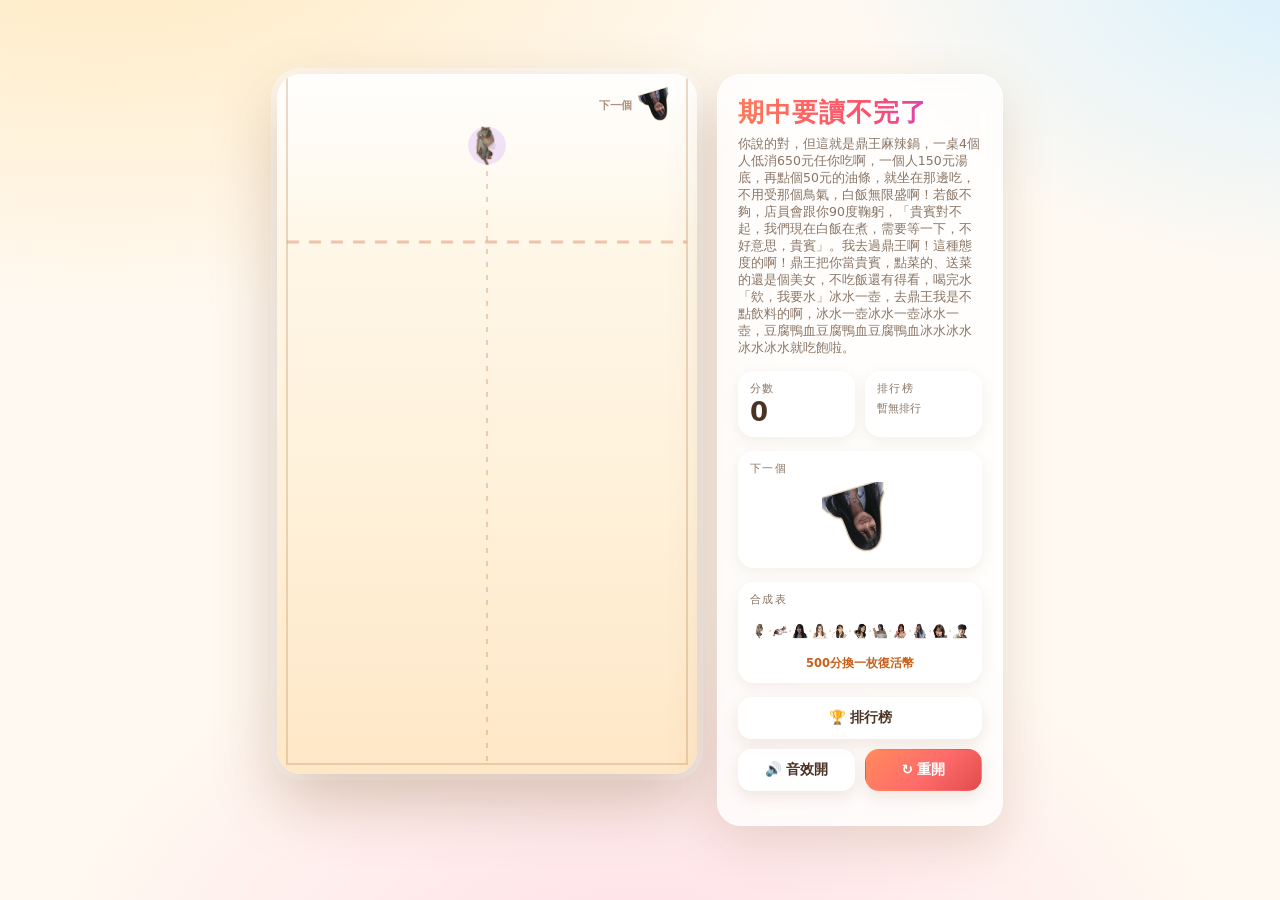
<file: BigNaiWa/v1/index.html>
<!DOCTYPE html>
<html lang="zh-Hant">
<head>
<meta charset="utf-8">
<meta name="viewport" content="width=device-width, initial-scale=1, maximum-scale=1, user-scalable=no, viewport-fit=cover">
<meta name="theme-color" content="#fff3e0">
<meta name="mobile-web-app-capable" content="yes">
<meta name="apple-mobile-web-app-capable" content="yes">
<meta name="apple-mobile-web-app-status-bar-style" content="default">
<meta name="apple-mobile-web-app-title" content="期中要讀不完了">
<meta name="description" content="期中要讀不完了 · 純前端小遊戲：拖動瞄準、鬆手投放，相同的撞在一起合成更大的一隻。">

<title>期中要讀不完了</title>
<link rel="stylesheet" href="style.css">
</head>
<body>

<main class="app">

  <!-- ===== 遊戲區 ===== -->
  <section class="stage" id="stage">
    <canvas id="game" aria-label="合成大奶娃遊戲區"></canvas>

    <!-- 復活幣：浮在棋盤左上角。
         刻意不放進頂部資訊條 —— 手機上面板是橫向 flex，
         多一個卡片會把「分數 / 最高分」擠到 52px 寬還折行（實測面板從 66px 漲到 102px）。
         這裡 pointer-events 關掉，永遠不會擋住投放。 -->
    <div class="revive-chip" id="reviveBadge" hidden>
      <span class="revive-chip-ico" aria-hidden="true">🪙</span><span id="reviveCount">×0</span>
    </div>

    <div class="overlay" id="overlay">
      <div class="dialog">

        <!-- ===== 越線第一屏：有復活幣時才出現 ===== -->
        <div class="revive-ask" id="revivePrompt" hidden>
          <div class="dialog-emoji">😵</div>
          <h2>還能再救一下</h2>
          <p class="dialog-score">本局得分 <strong id="reviveScore">0</strong></p>
          <p class="revive-hint">清除畫面中所有 1 / 2 / 3 級水果，然後繼續玩</p>
          <div class="dialog-actions">
            <button class="btn" id="giveUpBtn" type="button">不了，結束吧</button>
            <button class="btn btn-revive" id="reviveBtn" type="button">🪙 用一枚復活幣</button>
          </div>
          <p class="dialog-hint" id="reviveLeft">還剩 1 枚</p>
        </div>

        <!-- ===== 第二屏：正式結算 ===== -->
        <div id="overPanel">
          <div class="dialog-emoji">🍉</div>
          <h2 id="overTitle">遊戲結束</h2>
          <p class="dialog-score">本局得分 <strong id="finalScore">0</strong></p>
          <p class="dialog-best">最高分 <span id="finalBest">0</span></p>

          <div class="submit-box" id="submitBox">
            <p class="submit-msg" id="submitMsg">正在結算…</p>
            <p class="my-name">暱稱：<strong id="myNameLabel">預設用戶</strong>
              <button class="link-btn" id="editNameBtn" type="button">改暱稱</button>
            </p>
            <button class="btn" id="submitBtn" type="button" hidden>重試提交</button>
          </div>

          <div class="dialog-actions">
            <button class="btn" id="boardBtn2" type="button">🏆 排行榜</button>
            <button class="btn btn-primary" id="restartBtn" type="button">再來一局</button>
          </div>
          <p class="dialog-hint">按 R 鍵也可重新開始</p>
        </div>

      </div>
    </div>
  </section>

  <!-- ===== 側邊面板 ===== -->
  <aside class="panel">

    <header class="panel-head">
      <h1>期中要讀不完了</h1>
      <p class="subtitle">你說的對，但這就是鼎王麻辣鍋，一桌4個人低消650元任你吃啊，一個人150元湯底，再點個50元的油條，就坐在那邊吃，不用受那個鳥氣，白飯無限盛啊！若飯不夠，店員會跟你90度鞠躬，「貴賓對不起，我們現在白飯在煮，需要等一下，不好意思，貴賓」。我去過鼎王啊！這種態度的啊！鼎王把你當貴賓，點菜的、送菜的還是個美女，不吃飯還有得看，喝完水「欸，我要水」冰水一壺，去鼎王我是不點飲料的啊，冰水一壺冰水一壺冰水一壺，豆腐鴨血豆腐鴨血豆腐鴨血冰水冰水冰水冰水就吃飽啦。</p>
    </header>

    <div class="stats">
      <div class="stat">
        <span class="stat-label">分數</span>
        <strong class="stat-value" id="score">0</strong>
      </div>
      <div class="stat">
        <span class="stat-label">排行榜</span>
        <div class="stat-value stat-best" id="best"></div>
      </div>
    </div>

    <div class="next-box">
      <span class="box-label">下一個</span>
      <canvas id="next" width="160" height="160" aria-label="下一個"></canvas>
    </div>

    <div class="chain-box">
      <span class="box-label">合成表</span>
      <canvas id="chain" width="680" height="112" aria-label="合成順序"></canvas>
      <p class="chain-note"><strong>500分換一枚復活幣</strong></p>
    </div>

    <div class="actions">
      <button class="btn btn-wide" id="boardBtn" type="button">
        <span class="ico">🏆</span><span class="lbl">排行榜</span>
      </button>
      <button class="btn" id="soundBtn" type="button" aria-pressed="true">
        <span class="ico">🔊</span><span class="lbl">音效開</span>
      </button>
      <button class="btn btn-primary" id="resetBtn" type="button" title="重新開始">
        <span class="ico">↻</span><span class="lbl">重開</span>
      </button>
    </div>

    <p class="tips"></p>

  </aside>

</main>

<!-- ===== 排行榜彈窗 ===== -->
<div class="modal" id="boardModal" aria-hidden="true" role="dialog" aria-label="排行榜">
  <div class="modal-card">
    <header class="modal-head">
      <h2>🏆 最近高手榜</h2>
      <button class="icon-btn" id="boardClose" type="button" aria-label="關閉">✕</button>
    </header>
    <div class="nick-row">
      <label class="nick-label" for="nickInput">我的暱稱</label>
      <input class="nick-input" id="nickInput" type="text" maxlength="12"
             placeholder="預設用戶" autocomplete="nickname" enterkeyhint="done">
    </div>
    <div class="board-list" id="boardList"></div>
    <footer class="modal-foot">
      <span class="board-note">只取最近 20 次提交，成績會被後來的人擠下去</span>
      <button class="btn" id="boardRefresh" type="button">重新整理</button>
    </footer>
  </div>
</div>

<!-- 碰撞形狀資料（按貼圖輪廓自動生成，由 tools/build_parts.py 產出） -->
<script>
  document.write('<script src="assets/fruits/parts.js?v=' + Date.now() + '"><\/script>');
  document.write('<script src="assets/fruits/blur.js?v=' + Date.now() + '"><\/script>');
  document.write('<script src="game.js?v=' + Date.now() + '"><\/script>');
  document.write('<script src="leaderboard.min.js?v=' + Date.now() + '"><\/script>');
</script>
</body>
</html>
</file>
<file: BigNaiWa/v1/style.css>
/* ============================================================
   合成大奶娃 · 样式表
   ============================================================ */

:root {
  --ink:        #4a3325;
  --ink-soft:   #8a7566;
  --cream:      #fff7ec;
  --brand:      #ff6b6b;
  --brand-dark: #e14b4b;
  --card:       rgba(255, 255, 255, .74);
  --shadow:     0 18px 50px rgba(126, 84, 44, .18);

  /* 手机浏览器地址栏会吃掉 vh，dvh 更准；不支持的浏览器自动退回 vh */
  --vh:         100vh;
  --safe-t:     env(safe-area-inset-top, 0px);
  --safe-b:     env(safe-area-inset-bottom, 0px);
  --safe-l:     env(safe-area-inset-left, 0px);
  --safe-r:     env(safe-area-inset-right, 0px);
}

@supports (height: 100dvh) {
  :root { --vh: 100dvh; }
}

* { box-sizing: border-box; }

/* hidden 属性必须真的隐藏。
   浏览器默认只给 [hidden] { display: none }（权重 0,1,0），
   一旦某个类也写了 display（比如 .revive-chip { display: inline-flex }），
   同权重、后写的赢 —— hidden 就静默失效了，元素还挂在那儿。 */
[hidden] { display: none !important; }

html, body {
  height: 100%;
  overscroll-behavior: none;   /* 禁掉下拉刷新 / 橡皮筋 */
}

body {
  margin: 0;
  padding: 16px;
  color: var(--ink);
  font-family: "PingFang SC", "Hiragino Sans GB", "Microsoft YaHei",
               system-ui, -apple-system, "Segoe UI", Roboto, sans-serif;
  background:
    radial-gradient(1200px 700px at 8% -12%,  #ffe9bd 0%, transparent 60%),
    radial-gradient(900px 600px at 104% -6%,  #d5f0ff 0%, transparent 55%),
    radial-gradient(1000px 780px at 50% 118%, #ffdbe6 0%, transparent 62%),
    #fff9f1;
  display: grid;
  place-items: center;
  overflow: hidden;
  touch-action: manipulation;          /* 干掉双击缩放 */
  -webkit-tap-highlight-color: transparent;
  -webkit-text-size-adjust: 100%;
}

/* ---------------- 布局 ---------------- */

.app {
  display: flex;
  align-items: stretch;
  gap: 20px;
  max-height: 100%;
}

/* ---------------- 游戏区 ---------------- */

.stage {
  position: relative;
  height: min(86vh, 700px);
  aspect-ratio: 420 / 700;
  flex: 0 0 auto;
  border-radius: 24px;
  background: #fff3df;
  overflow: hidden;
  cursor: pointer;
  user-select: none;
  touch-action: none;
  box-shadow:
    0 26px 64px rgba(122, 80, 40, .30),
    0 0 0 1px rgba(255, 255, 255, .7) inset,
    0 0 0 6px rgba(255, 255, 255, .55);
}

.stage:active { cursor: grabbing; }

#game {
  display: block;
  width: 100%;
  height: 100%;
}

/* ---------------- 结束遮罩 ---------------- */

.overlay {
  position: absolute;
  inset: 0;
  display: grid;
  place-items: center;
  padding: 24px;
  background: rgba(70, 42, 24, .5);
  backdrop-filter: blur(7px);
  -webkit-backdrop-filter: blur(7px);
  opacity: 0;
  pointer-events: none;
  transition: opacity .28s ease;
}

.overlay.show {
  opacity: 1;
  pointer-events: auto;
}

.dialog {
  width: 100%;
  padding: 26px 22px;
  border-radius: 22px;
  text-align: center;
  background: rgba(255, 252, 246, .96);
  box-shadow: 0 20px 46px rgba(60, 32, 12, .32);
  transform: translateY(14px) scale(.96);
  transition: transform .32s cubic-bezier(.2, .9, .3, 1.4);
}

.overlay.show .dialog { transform: none; }

.dialog-emoji {
  font-size: 46px;
  line-height: 1;
  margin-bottom: 6px;
}

.dialog h2 {
  margin: 0 0 12px;
  font-size: 24px;
  letter-spacing: .06em;
}

.dialog-score {
  margin: 0 0 4px;
  font-size: 15px;
  color: var(--ink-soft);
}

.dialog-score strong {
  font-size: 30px;
  color: var(--brand);
  font-variant-numeric: tabular-nums;
}

.dialog-best {
  margin: 0 0 18px;
  font-size: 13px;
  color: var(--ink-soft);
}

.dialog-hint {
  margin: 12px 0 0;
  font-size: 12px;
  color: var(--ink-soft);
}

/* ---------------- 赞助作者弹窗 ---------------- */

.sponsor-body {
  overflow-y: auto;
  -webkit-overflow-scrolling: touch;
  text-align: center;
}

.sponsor-note {
  margin: 0 0 14px;
  font-size: 13px;
  line-height: 1.7;
  color: var(--ink-soft);
}

.sponsor-qr {
  display: block;
  width: min(258px, 70vw);
  height: auto;
  margin: 0 auto;
  padding: 6px;
  border-radius: 14px;
  background: #fff;
  box-shadow: 0 6px 20px rgba(140, 96, 56, .18);
}

.sponsor-hint {
  margin: 12px 0 0;
  font-size: 12px;
  color: var(--ink-soft);
}

/* 结算弹窗里的「赏作者一包辣条」：要一眼看到，但别跟主按钮抢
   —— 用琥珀金（跟珊瑚红的主按钮区分开），加一道缓慢扫过的光，再叠一点亮度呼吸。
   注意选择器写成 .btn.btn-sponsor：这段在源码里排在 .btn 之前，
   单靠 .btn-sponsor 会被后面的 .btn 同权重覆盖掉。 */
.btn.btn-sponsor {
  position: relative;
  overflow: hidden;
  color: #5a3200;
  font-weight: 800;
  letter-spacing: .01em;
  border-color: transparent;
  background: linear-gradient(135deg, #ffd97a, #ffb020 52%, #f78f00);
  box-shadow: 0 8px 22px rgba(244, 150, 0, .42), inset 0 1px 0 rgba(255, 255, 255, .5);
  animation: sponsorPulse 2.6s ease-in-out infinite;
}

.btn.btn-sponsor:hover {
  transform: translateY(-2px) scale(1.012);
  box-shadow: 0 12px 30px rgba(244, 150, 0, .52), inset 0 1px 0 rgba(255, 255, 255, .55);
}
.btn.btn-sponsor:active { transform: translateY(1px) scale(.99); }

/* 一道光周期性地扫过去，提示「这里可以点」 */
.btn-sponsor::after {
  content: "";
  position: absolute;
  top: -20%;
  bottom: -20%;
  width: 42%;
  background: linear-gradient(100deg, transparent, rgba(255, 255, 255, .78), transparent);
  transform: translateX(-150%) skewX(-20deg);
  animation: sponsorSheen 3.2s ease-in-out infinite;
  pointer-events: none;
}

@keyframes sponsorPulse {
  0%, 100% { filter: brightness(1) saturate(1); }
  50%      { filter: brightness(1.09) saturate(1.12); }
}

@keyframes sponsorSheen {
  0%, 55%   { transform: translateX(-150%) skewX(-20deg); }
  82%, 100% { transform: translateX(330%) skewX(-20deg); }
}

@media (prefers-reduced-motion: reduce) {
  .btn.btn-sponsor, .btn-sponsor::after { animation: none; }
}

/* ---------------- 侧边面板 ---------------- */

.panel {
  width: min(286px, 80vw);
  display: flex;
  flex-direction: column;
  gap: 14px;
  padding: 20px;
  border-radius: 24px;
  border: 1px solid rgba(255, 255, 255, .8);
  background: var(--card);
  backdrop-filter: blur(16px);
  -webkit-backdrop-filter: blur(16px);
  box-shadow: var(--shadow);
}

.panel-head h1 {
  margin: 0;
  font-size: 26px;
  letter-spacing: .04em;
  background: linear-gradient(100deg, #ff7a59, #ff4d6d 55%, #b13bff);
  -webkit-background-clip: text;
  background-clip: text;
  color: transparent;
}

.subtitle {
  margin: 6px 0 0;
  font-size: 12.5px;
  color: var(--ink-soft);
}

.stats {
  display: grid;
  grid-template-columns: 1fr 1fr;
  gap: 10px;
}

.stat {
  padding: 10px 12px;
  border-radius: 16px;
  background: rgba(255, 255, 255, .82);
  box-shadow: 0 4px 14px rgba(140, 96, 56, .10);
}

.stat-label {
  display: block;
  font-size: 11px;
  letter-spacing: .12em;
  color: var(--ink-soft);
}

.stat-value {
  display: block;
  margin-top: 2px;
  font-size: 26px;
  line-height: 1.1;
  font-variant-numeric: tabular-nums;
}

.stat-best {
  display: grid;
  gap: 4px;
  margin-top: 6px;
  font-size: 12px;
  line-height: 1.3;
  color: #e79a1f;
}

.best-row {
  display: grid;
  grid-template-columns: 18px minmax(0, 1fr) auto;
  align-items: center;
  gap: 4px;
}

.best-rank {
  font-size: 11px;
  line-height: 1;
}

.best-name {
  min-width: 0;
  overflow: hidden;
  text-overflow: ellipsis;
  white-space: nowrap;
  text-align: left;
  color: var(--ink);
}

.best-score {
  font-weight: 700;
  color: #e79a1f;
  font-variant-numeric: tabular-nums;
}

.best-empty {
  font-size: 11px;
  color: var(--ink-soft);
}

/* 復活幣：浮在棋盤左上角的小膠囊。
   刻意不放進 .stats —— 手機上面板是橫向 flex，多一個卡片會把分數卡擠到
   52px 寬還折行（實測面板從 66px 漲到 102px，整個版式被頂開）。 */
.revive-chip {
  position: absolute;
  left: 10px;
  top: 10px;
  z-index: 3;
  display: inline-flex;
  align-items: center;
  gap: 3px;
  padding: 3px 9px;
  border-radius: 999px;
  font-size: 13px;
  font-weight: 800;
  line-height: 1.4;
  font-variant-numeric: tabular-nums;
  color: #6a3c00;
  background: linear-gradient(135deg, #ffe6a3, #ffc247);
  box-shadow: 0 3px 10px rgba(200, 130, 0, .35), inset 0 1px 0 rgba(255, 255, 255, .75);
  pointer-events: none;          /* 绝不挡住投放 */
  user-select: none;
  -webkit-user-select: none;
}

.revive-chip-ico { font-size: 12px; }

.revive-chip.pop { animation: revivePop .5s cubic-bezier(.2, .9, .3, 1.5); }

@keyframes revivePop {
  0%   { transform: scale(1); }
  45%  { transform: scale(1.22); box-shadow: 0 6px 18px rgba(200, 130, 0, .5); }
  100% { transform: scale(1); }
}

/* 合成表底下那行规则说明 */
.chain-note {
  margin: 6px 0 0;
  font-size: 11.5px;
  line-height: 1.5;
  text-align: center;
  color: var(--ink-soft);
}
.chain-note strong { color: #c8601a; }

/* 越线那一屏 */
.revive-ask .dialog-score { margin-bottom: 10px; }

.revive-hint {
  margin: 0 0 18px;
  padding: 10px 12px;
  border-radius: 14px;
  font-size: 12.5px;
  line-height: 1.6;
  color: #7a4a12;
  background: rgba(255, 233, 190, .8);
  box-shadow: inset 0 0 0 1px rgba(214, 160, 96, .25);
}

/* 「用一枚復活幣」：青綠色，跟珊瑚紅的主按鈕區分開 */
.btn.btn-revive {
  color: #fff;
  border-color: transparent;
  font-weight: 700;
  background: linear-gradient(135deg, #4fd1a5, #23b183 55%, #14946a);
  box-shadow: 0 8px 20px rgba(35, 177, 131, .38);
}
.btn.btn-revive:hover { box-shadow: 0 12px 26px rgba(35, 177, 131, .46); }

@media (prefers-reduced-motion: reduce) {
  .revive-chip.pop { animation: none; }
}

.stat-value.bump { animation: bump .32s ease; }

@keyframes bump {
  0%   { transform: scale(1); }
  45%  { transform: scale(1.22); color: var(--brand); }
  100% { transform: scale(1); }
}

/* 下一个 / 合成表 */

.box-label {
  display: block;
  margin-bottom: 6px;
  font-size: 11px;
  letter-spacing: .12em;
  color: var(--ink-soft);
}

.next-box,
.chain-box {
  padding: 10px 12px;
  border-radius: 16px;
  background: rgba(255, 255, 255, .82);
  box-shadow: 0 4px 14px rgba(140, 96, 56, .10);
}

#next {
  display: block;
  width: 76px;
  height: 76px;
  margin: 2px auto 0;
}

#chain {
  display: block;
  width: 100%;
  height: auto;
}

/* 按钮 */

.actions {
  display: grid;
  grid-template-columns: 1fr 1fr;
  gap: 10px;
}

.btn {
  padding: 11px 12px;
  font: inherit;
  font-size: 13.5px;
  font-weight: 600;
  color: var(--ink);
  border: 1px solid rgba(255, 255, 255, .9);
  border-radius: 14px;
  background: rgba(255, 255, 255, .9);
  box-shadow: 0 6px 16px rgba(140, 96, 56, .14);
  cursor: pointer;
  transition: transform .12s ease, box-shadow .12s ease, background .2s ease;
}

.btn .ico { margin-right: 4px; }

.btn:hover  { transform: translateY(-1px); box-shadow: 0 10px 22px rgba(140, 96, 56, .2); }
.btn:active { transform: translateY(1px) scale(.985); }

.btn:disabled { opacity: .55; cursor: default; transform: none; }

.btn-wide { grid-column: 1 / -1; }

.btn-primary {
  color: #fff;
  border-color: transparent;
  background: linear-gradient(135deg, #ff8a5b, var(--brand) 55%, var(--brand-dark));
}

/* ---------------- 结束弹窗里的结算区 ---------------- */

.submit-box {
  margin: 0 0 14px;
  padding: 12px;
  border-radius: 16px;
  background: rgba(255, 243, 224, .85);
  box-shadow: inset 0 0 0 1px rgba(214, 160, 96, .22);
}

.name-input {
  display: block;
  width: 100%;
  margin-bottom: 8px;
  padding: 11px 12px;
  font: inherit;
  font-size: 15px;
  color: var(--ink);
  text-align: center;
  border: 1px solid rgba(214, 160, 96, .45);
  border-radius: 12px;
  background: rgba(255, 255, 255, .95);
  outline: none;
}

.name-input:focus {
  border-color: var(--brand);
  box-shadow: 0 0 0 3px rgba(255, 107, 107, .18);
}

.submit-box .btn { width: 100%; }

.submit-msg {
  margin: 0;
  min-height: 17px;
  font-size: 12.5px;
  line-height: 1.35;
  text-align: center;
  color: var(--ink-soft);
}

.submit-msg.is-good { color: #1f9d55; font-weight: 600; }
.submit-msg.is-bad  { color: #d63b3b; font-weight: 600; }

.my-name {
  margin: 7px 0 0;
  font-size: 12px;
  text-align: center;
  color: var(--ink-soft);
}

.my-name strong { color: var(--ink); }

.link-btn {
  margin-left: 4px;
  padding: 0;
  font: inherit;
  font-size: 12px;
  color: var(--brand);
  text-decoration: underline;
  border: 0;
  background: none;
  cursor: pointer;
}

#submitBtn { margin-top: 9px; }

/* 排行榜弹窗里的昵称行 */
.nick-row {
  display: flex;
  align-items: center;
  gap: 10px;
  margin-bottom: 10px;
  padding: 8px 12px;
  border-radius: 12px;
  background: rgba(255, 243, 224, .9);
  box-shadow: inset 0 0 0 1px rgba(214, 160, 96, .22);
}

.nick-label {
  flex: 0 0 auto;
  font-size: 12.5px;
  color: var(--ink-soft);
}

.nick-input {
  flex: 1 1 auto;
  min-width: 0;
  padding: 8px 10px;
  font: inherit;
  font-size: 15px;      /* ≥16px 才不会被 iOS 自动放大，这里配合 viewport 也够用 */
  color: var(--ink);
  text-align: center;
  border: 1px solid rgba(214, 160, 96, .45);
  border-radius: 10px;
  background: #fff;
  outline: none;
}

.nick-input:focus {
  border-color: var(--brand);
  box-shadow: 0 0 0 3px rgba(255, 107, 107, .18);
}

.dialog-actions {
  display: grid;
  grid-template-columns: 1fr 1fr;
  gap: 10px;
}

/* ---------------- 排行榜弹窗 ---------------- */

.modal {
  position: fixed;
  inset: 0;
  z-index: 20;
  display: grid;
  place-items: center;
  padding: 16px;
  background: rgba(60, 34, 16, .5);
  backdrop-filter: blur(6px);
  -webkit-backdrop-filter: blur(6px);
  opacity: 0;
  pointer-events: none;
  transition: opacity .22s ease;
}

.modal.show { opacity: 1; pointer-events: auto; }

.modal-card {
  display: flex;
  flex-direction: column;
  width: min(380px, 100%);
  max-height: min(560px, calc(var(--vh) - 40px));
  padding: 16px;
  border-radius: 22px;
  background: rgba(255, 252, 246, .98);
  box-shadow: 0 24px 60px rgba(60, 32, 12, .35);
  transform: translateY(12px) scale(.97);
  transition: transform .26s cubic-bezier(.2, .9, .3, 1.3);
}

.modal.show .modal-card { transform: none; }

.modal-head {
  display: flex;
  align-items: center;
  justify-content: space-between;
  margin-bottom: 10px;
}

.modal-head h2 {
  margin: 0;
  font-size: 19px;
  letter-spacing: .04em;
}

.icon-btn {
  width: 34px;
  height: 34px;
  font: inherit;
  font-size: 15px;
  color: var(--ink-soft);
  border: 0;
  border-radius: 50%;
  background: rgba(0, 0, 0, .05);
  cursor: pointer;
}

.icon-btn:hover { background: rgba(0, 0, 0, .1); }

.board-list {
  flex: 1 1 auto;
  min-height: 120px;
  overflow-y: auto;
  -webkit-overflow-scrolling: touch;
  padding: 2px;
}

.board-empty {
  margin: 28px 8px;
  font-size: 13px;
  line-height: 1.7;
  text-align: center;
  color: var(--ink-soft);
}

.board-row {
  display: flex;
  align-items: center;
  gap: 10px;
  padding: 9px 12px;
  margin-bottom: 6px;
  border-radius: 12px;
  background: rgba(255, 255, 255, .9);
  box-shadow: 0 2px 6px rgba(140, 96, 56, .09);
}

.board-rank {
  flex: 0 0 30px;
  font-size: 14px;
  font-weight: 700;
  text-align: center;
  color: var(--ink-soft);
}

.board-name {
  flex: 1 1 auto;
  min-width: 0;
  font-size: 14px;
  overflow: hidden;
  text-overflow: ellipsis;
  white-space: nowrap;
}

.board-score {
  flex: 0 0 auto;
  font-size: 16px;
  font-weight: 700;
  font-variant-numeric: tabular-nums;
  color: var(--brand);
}

.board-row.r1 { background: linear-gradient(100deg, #fff6d8, #ffe9a8); }
.board-row.r2 { background: linear-gradient(100deg, #f7f7fa, #e8e9ef); }
.board-row.r3 { background: linear-gradient(100deg, #fdf0e2, #f6ddc4); }
.board-row.r1 .board-rank,
.board-row.r2 .board-rank,
.board-row.r3 .board-rank { font-size: 18px; }

.board-row.is-mine {
  outline: 2px solid var(--brand);
  outline-offset: -2px;
}

.modal-foot {
  display: flex;
  align-items: center;
  justify-content: space-between;
  gap: 10px;
  margin-top: 10px;
}

.board-note {
  font-size: 11px;
  color: var(--ink-soft);
}

.modal-foot .btn { flex: 0 0 auto; padding: 8px 16px; }

/* ---------------- 参数提示 ---------------- */

.tips {
  margin: 0;
  font-size: 11.5px;
  line-height: 1.7;
  text-align: center;
  color: var(--ink-soft);
}

/* ============================================================
   响应式：手机 / 竖屏窄屏
   思路：面板拆成「顶部信息条」——把 .panel 提到棋盘上方并横向压扁，
   只留分数 + 按钮；棋盘按剩余高度和 96vw 取小值，永远不出现滚动条。
   ============================================================ */

@media (max-width: 860px) {
  :root { --topbar: 68px; }   /* 顶部信息条 + 间隙的大致占高 */

  body {
    padding: calc(8px + var(--safe-t)) calc(8px + var(--safe-r))
             calc(8px + var(--safe-b)) calc(8px + var(--safe-l));
  }

  .app {
    flex-direction: column;
    align-items: center;
    justify-content: flex-start;   /* 信息条钉在顶上 */
    gap: 8px;
    width: 100%;
    height: 100%;
    max-height: none;
  }

  /* 面板是 DOM 里靠后的，用 order 提到棋盘上面 */
  .panel { order: -1; }

  /* 棋盘：高度取「剩余可用高度」与「96vw 按比例换算的高度」中较小的一个，
     宽度由 aspect-ratio 反推，保证不拉伸、不溢出；
     margin:auto 让它在剩下的空间里垂直居中 */
  .stage {
    margin: auto 0;
    height: min(calc(var(--vh) - var(--topbar) - 28px - var(--safe-t) - var(--safe-b)),
                calc(96vw * 700 / 420));
    width: auto;
    max-height: none;
    border-radius: 20px;
  }

  /* ---- 顶部信息条 ---- */
  .panel {
    flex-direction: row;
    align-items: stretch;
    gap: 8px;
    width: 100%;
    max-width: calc(96vw * 700 / 420);
    padding: 8px 10px;
    border-radius: 18px;
    backdrop-filter: blur(10px);
    -webkit-backdrop-filter: blur(10px);
  }

  .panel-head,
  .next-box,
  .chain-box,
  .tips { display: none; }

  .stats {
    flex: 1 1 auto;
    display: flex;
    gap: 8px;
    min-width: 0;
  }

  .stat {
    flex: 1 1 0;
    min-width: 0;
    padding: 6px 10px;
    border-radius: 12px;
    background: rgba(255, 255, 255, .9);
    box-shadow: 0 2px 8px rgba(140, 96, 56, .12);
  }

  .stat-label { font-size: 10px; letter-spacing: .08em; }

  .stat-value {
    margin-top: 0;
    font-size: 20px;
    line-height: 1.15;
  }

  .actions {
    flex: 0 0 auto;
    display: flex;
    gap: 6px;
  }

  /* 触摸目标够大，别让人点不中 */
  .btn {
    min-height: 46px;
    padding: 0 12px;
    font-size: 14px;
    border-radius: 13px;
    white-space: nowrap;
  }

  /* 手机上「排行榜 / 音效」只留图标，把横向空间让给分数 */
  #boardBtn .lbl,
  #soundBtn .lbl { display: none; }

  #boardBtn, #soundBtn {
    min-width: 46px;
    padding: 0 10px;
    font-size: 17px;
  }

  #boardBtn .ico, #soundBtn .ico { margin-right: 0; }

  /* ---- 结束弹窗 ---- */
  .overlay { padding: 14px; }

  .dialog {
    padding: 20px 16px;
    border-radius: 20px;
    max-height: 100%;
    overflow-y: auto;
    -webkit-overflow-scrolling: touch;
  }

  .dialog-emoji { font-size: 34px; }

  .dialog h2 { font-size: 21px; margin-bottom: 8px; }

  .dialog-score strong { font-size: 26px; }

  .submit-box { padding: 10px; }

  .name-input,
  .nick-input { font-size: 16px; }   /* ≥16px iOS 才不会自动放大 */

  .nick-row { padding: 7px 10px; }

  .modal-card { padding: 14px; }

  .dialog .btn { width: 100%; min-height: 48px; }

  .dialog-hint { font-size: 11px; }
}

/* 手机横屏 / 矮屏：回到左右布局，棋盘吃满高度 */
@media (max-width: 860px) and (orientation: landscape) {
  .app {
    flex-direction: row;
    align-items: center;
    justify-content: center;
    gap: 10px;
  }

  .panel {
    order: 0;
    flex-direction: column;
    width: min(230px, 30vw);
    max-width: none;
    padding: 10px;
  }

  .stats { flex-direction: column; flex: 0 0 auto; }

  .actions { flex-direction: column; }

  .stage {
    height: calc(var(--vh) - 16px - var(--safe-t) - var(--safe-b));
    width: auto;
  }

  .stat-value { font-size: 18px; }
}

/* 小屏手机（iPhone SE 等 375 以下）：再压一档，保证一行放得下 */
@media (max-width: 380px) {
  .panel { padding: 6px 8px; gap: 6px; }

  .stats { gap: 6px; }

  .stat { padding: 5px 8px; }

  .stat-value { font-size: 17px; }

  .stat-label { font-size: 9px; }

  .btn { min-height: 44px; padding: 0 10px; font-size: 13px; }

  #boardBtn, #soundBtn { min-width: 42px; font-size: 16px; }
}

/* 顶部信息条在横屏下是竖排的，恢复成图标 + 文字 */
@media (max-width: 860px) and (orientation: landscape) {
  #boardBtn, #soundBtn { min-width: 0; padding: 0 10px; font-size: 13px; }
  #boardBtn .lbl, #soundBtn .lbl { display: inline; }
  #boardBtn .ico, #soundBtn .ico { margin-right: 4px; }
}

/* 很矮的横屏（手机横过来且高度不足 430px）：进一步压缩 */
@media (max-width: 860px) and (orientation: landscape) and (max-height: 430px) {
  .stat-label { display: none; }
  .stat { padding: 4px 8px; }
  .stat-value { font-size: 16px; }
  .btn { min-height: 40px; padding: 0 10px; font-size: 13px; }
}

/* 桌面端矮窗口 */
@media (max-height: 620px) and (min-width: 861px) {
  .stage { height: 92vh; }
  .chain-box { display: none; }
}
</file>
